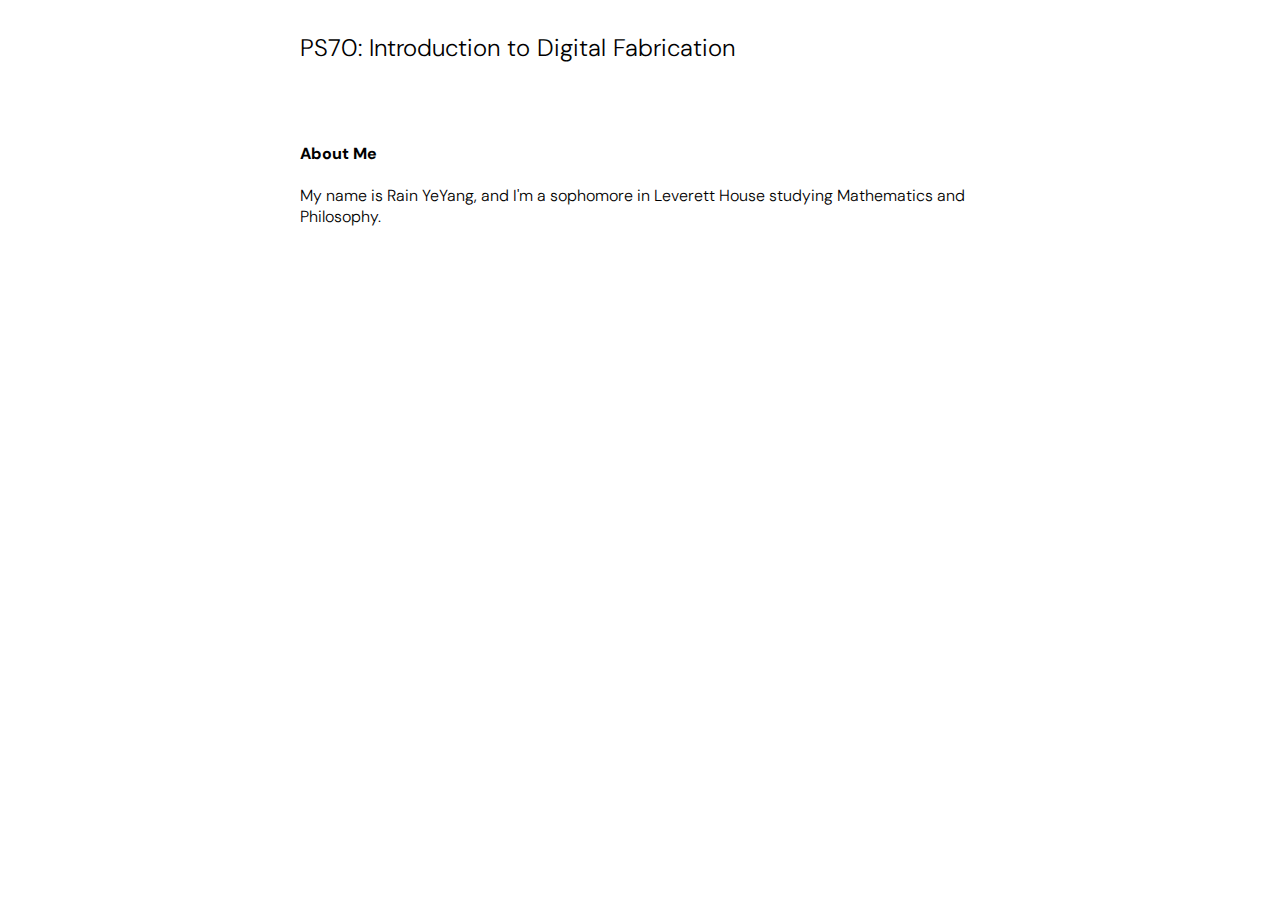
<file: about.html>
<!DOCTYPE html>
<html lang="en">
<head>
  <meta charset="UTF-8">
  <meta name="viewport" content="width=device-width, initial-scale=1">
  <title>About – PS70</title>
  <link rel="stylesheet" href="style.css">
</head>
<body>
  <header>
    <a href="index.html" class="title">PS70: Introduction to Digital Fabrication</a>
  </header>
  <div class="container">
    <p><b>About Me</b><br><br>My name is Rain YeYang, and I'm a sophomore in Leverett House studying Mathematics and Philosophy.</p>
  </div>
</body>
</html>
</file>
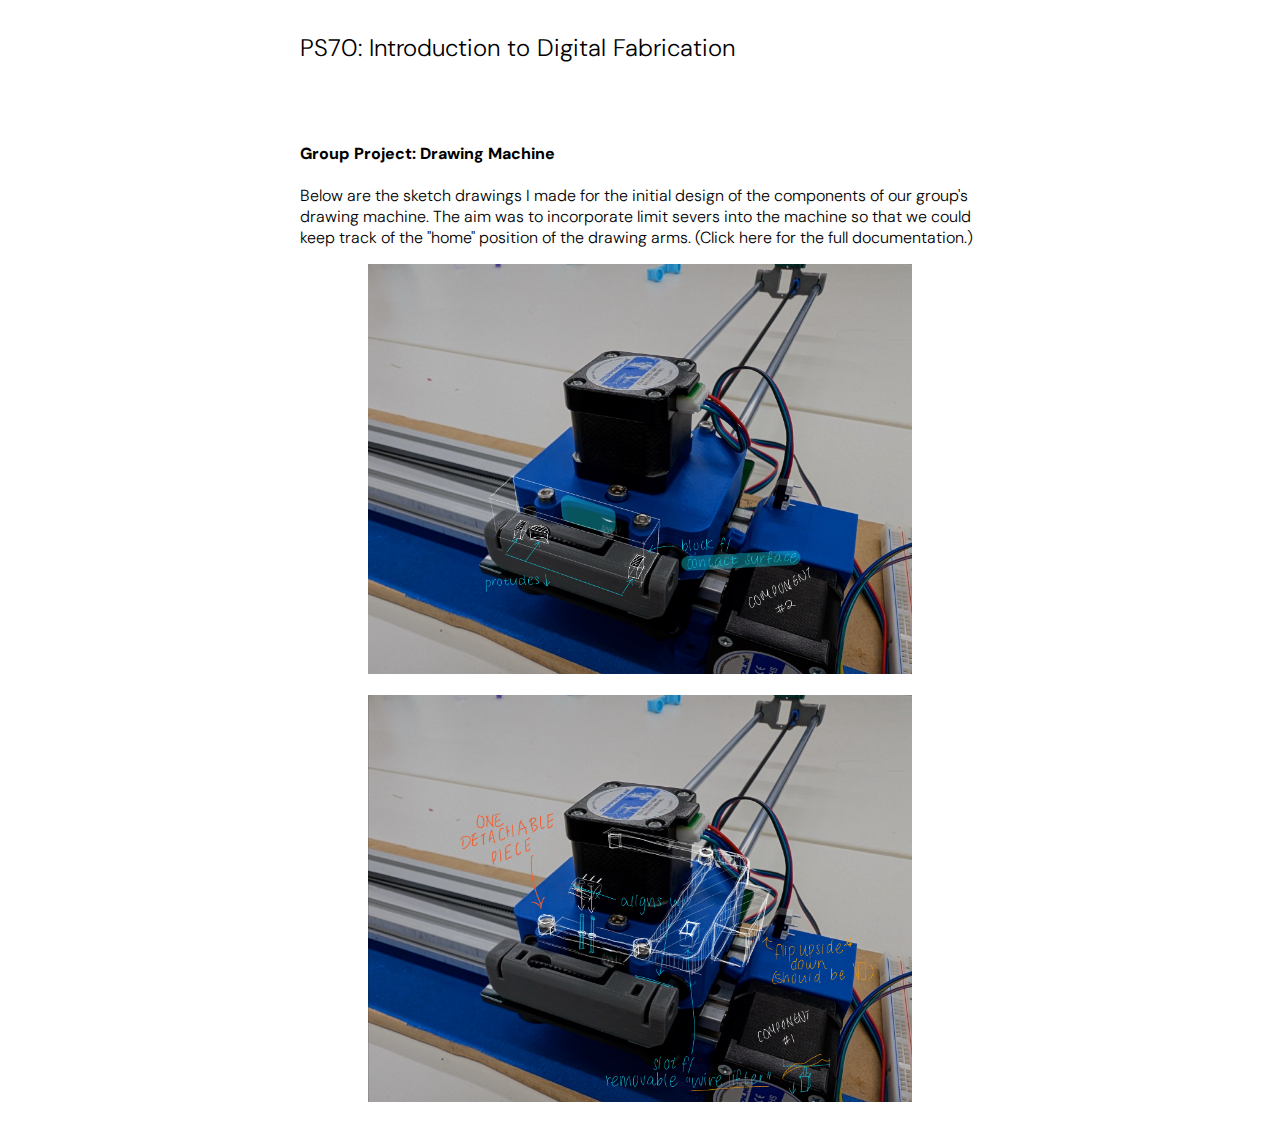
<file: drawing-machine.html>
<!DOCTYPE html>
<html lang="en">
<head>
  <meta charset="UTF-8">
  <meta name="viewport" content="width=device-width, initial-scale=1">
  <title>Drawing Machine – PS70</title>
  <link rel="stylesheet" href="style.css">
</head>
<body>
  <header>
    <a href="index.html" class="title">PS70: Introduction to Digital Fabrication</a>
  </header>
  <div class="container">
    <p>
        <b>Group Project: Drawing Machine</b>
        <br><br>
        Below are the sketch drawings I made for the initial design of the components of our group's 
        drawing machine. The aim was to incorporate limit severs into the machine so that we could keep
        track of the "home" position of the drawing arms. 
        <a href="https://aryan-naveen.github.io/ps70/week10" class="link">
            (Click here for the full documentation.)
        </a>
    </p>

    <img 
    src="assets/comp1.png"
    alt="Image 1 of the designs" 
    class="responsive-image2">
    <br>
    <img 
    src="assets/comp2.png"
    alt="Image 2 of the designs" 
    class="responsive-image2">
  </div>
</body>
</html>
</file>
<file: style.css>
@import url('https://fonts.googleapis.com/css2?family=DM+Sans:wght@300;800&display=swap');
@import url('https://fonts.googleapis.com/css2?family=DM+Sans:wght@300&family=DM+Mono&display=swap');

b,
strong {
  font-weight: 800;
}

body {
  margin: 0;
  background: #fff;
  color: #000;
  font-family: 'DM Sans', sans-serif;
  font-weight: 300;
}

header,
.container {
  max-width: 680px;
  margin: 0 auto;
  padding: 2rem 1.5rem;
}

.title {
  text-decoration: none;
  color: #000;
  font-size: 1.5rem;
}

nav.nav {
  display: flex;
  gap: 1.5rem;
  margin-top: 1rem;
}

nav.nav.vertical {
    flex-direction: column;
    gap: 1rem;
  }

.nav-link {
  position: relative;
  text-decoration: none;
  color: #000;
  padding-bottom: 2px;
}

.nav-link::after {
  content: "";
  position: absolute;
  bottom: 0;
  left: 0;
  width: 0;
  height: 1px;
  background: #000;
  transition: width 0.3s ease;
}

.nav-link:hover::after {
  width: 100%;
}

.responsive-video,
.responsive-image {
  display: block;
  width: 50%; 
  height: auto;
  margin: 0 auto;
}

.responsive-video2,
.responsive-image2 {
  display: block;
  width: 80%; 
  height: auto;
  margin: 0 auto;
}

.link {
    position: relative;
    text-decoration: none;
    color: #000;
  }
  
  .link::after {
    content: "";
    position: absolute;
    bottom: 0;
    left: 0;
    width: 0;
    height: 1px;
    background: #000;
    transition: width 0.3s ease;
  }
  
  .link:hover::after {
    width: 100%;
  }

  pre {
    font-family: 'DM Mono', monospace;
    background: #f5f5f5;
    color: #000;
    padding: 1rem;
    border-radius: 4px;
    overflow-x: auto;
    margin: 2rem 0;
    line-height: 1.4;
  }
  
  code {
    font-family: 'DM Mono', monospace;
    background: #f5f5f5;
    padding: 0.2rem 0.4rem;
    border-radius: 3px;
  }

  pre {
    background: #f5f5f5;
    padding: 1rem;
    border-radius: 4px;
    overflow-x: auto;
    white-space: pre; /* preserve indents and line breaks */
    margin: 2rem 0;
  }
  
  pre code {
    font-family: 'DM Mono', monospace;
    display: block;
  }
</file>
